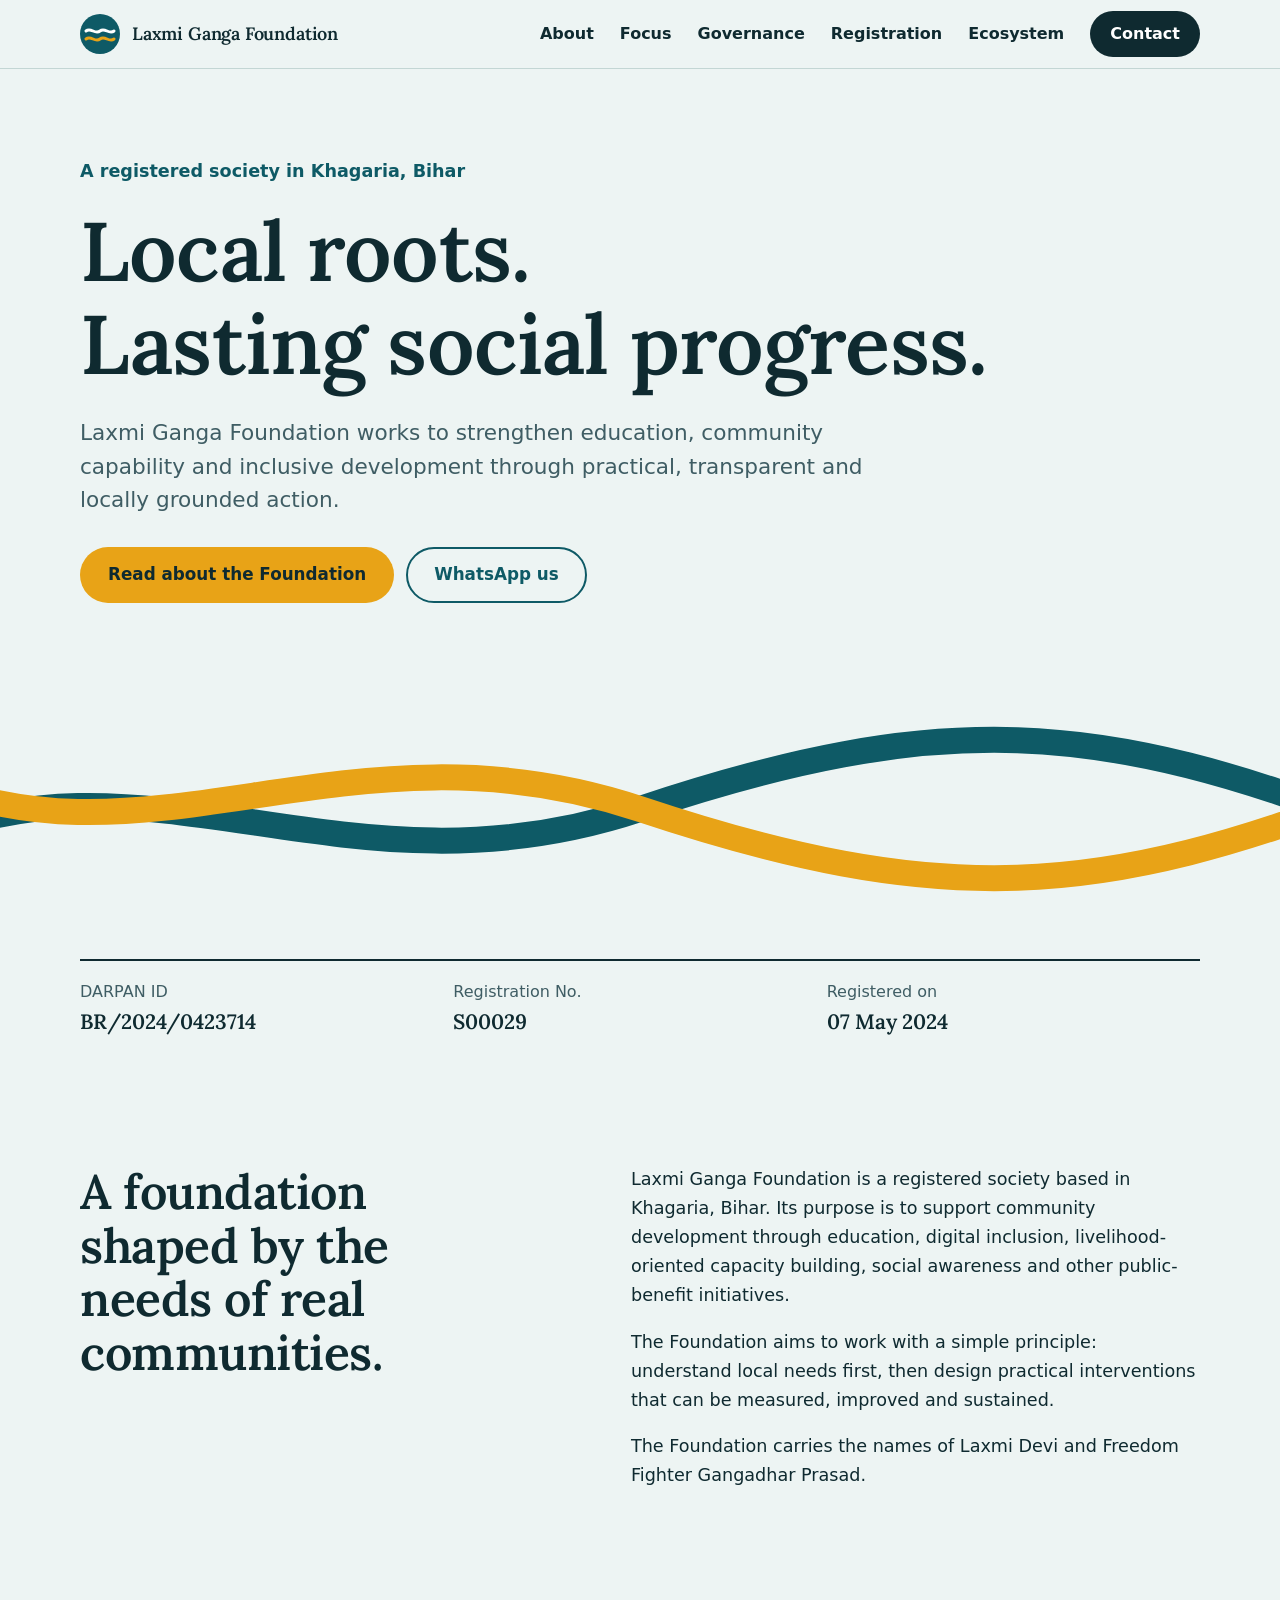
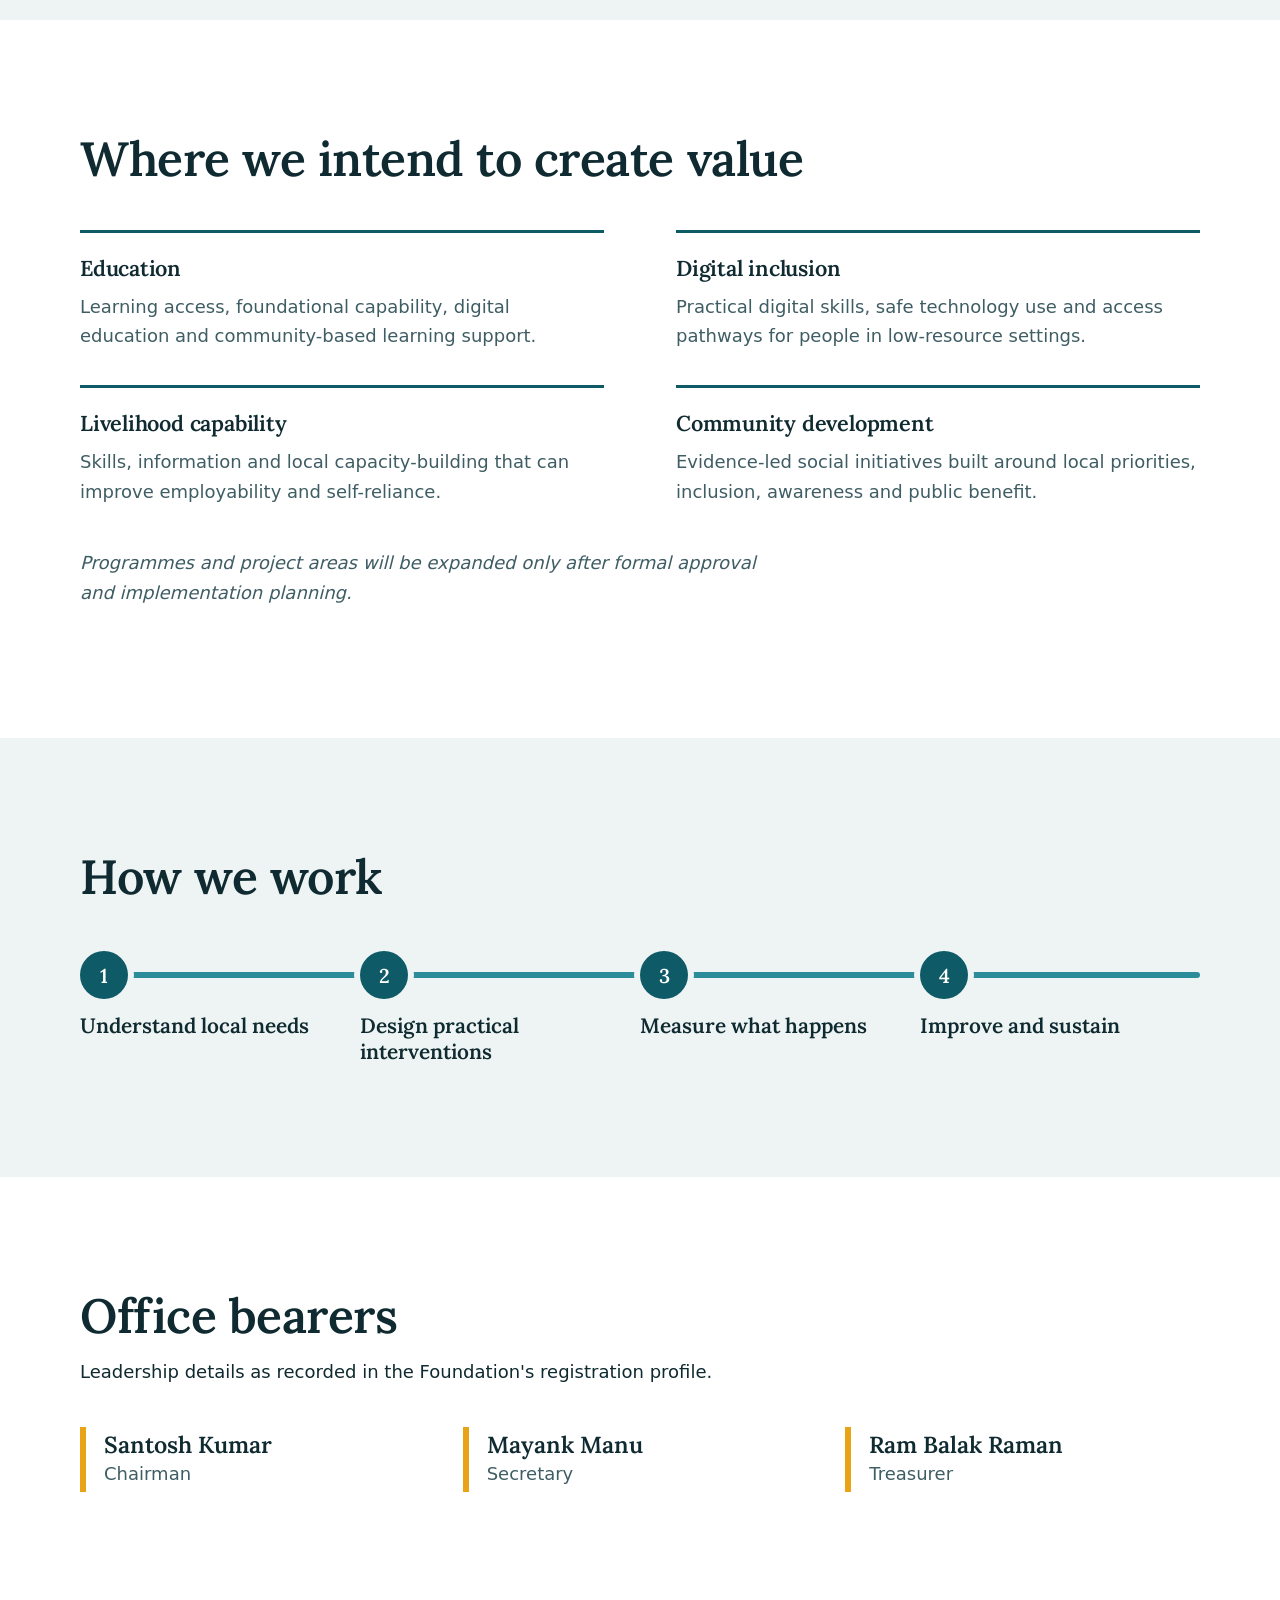
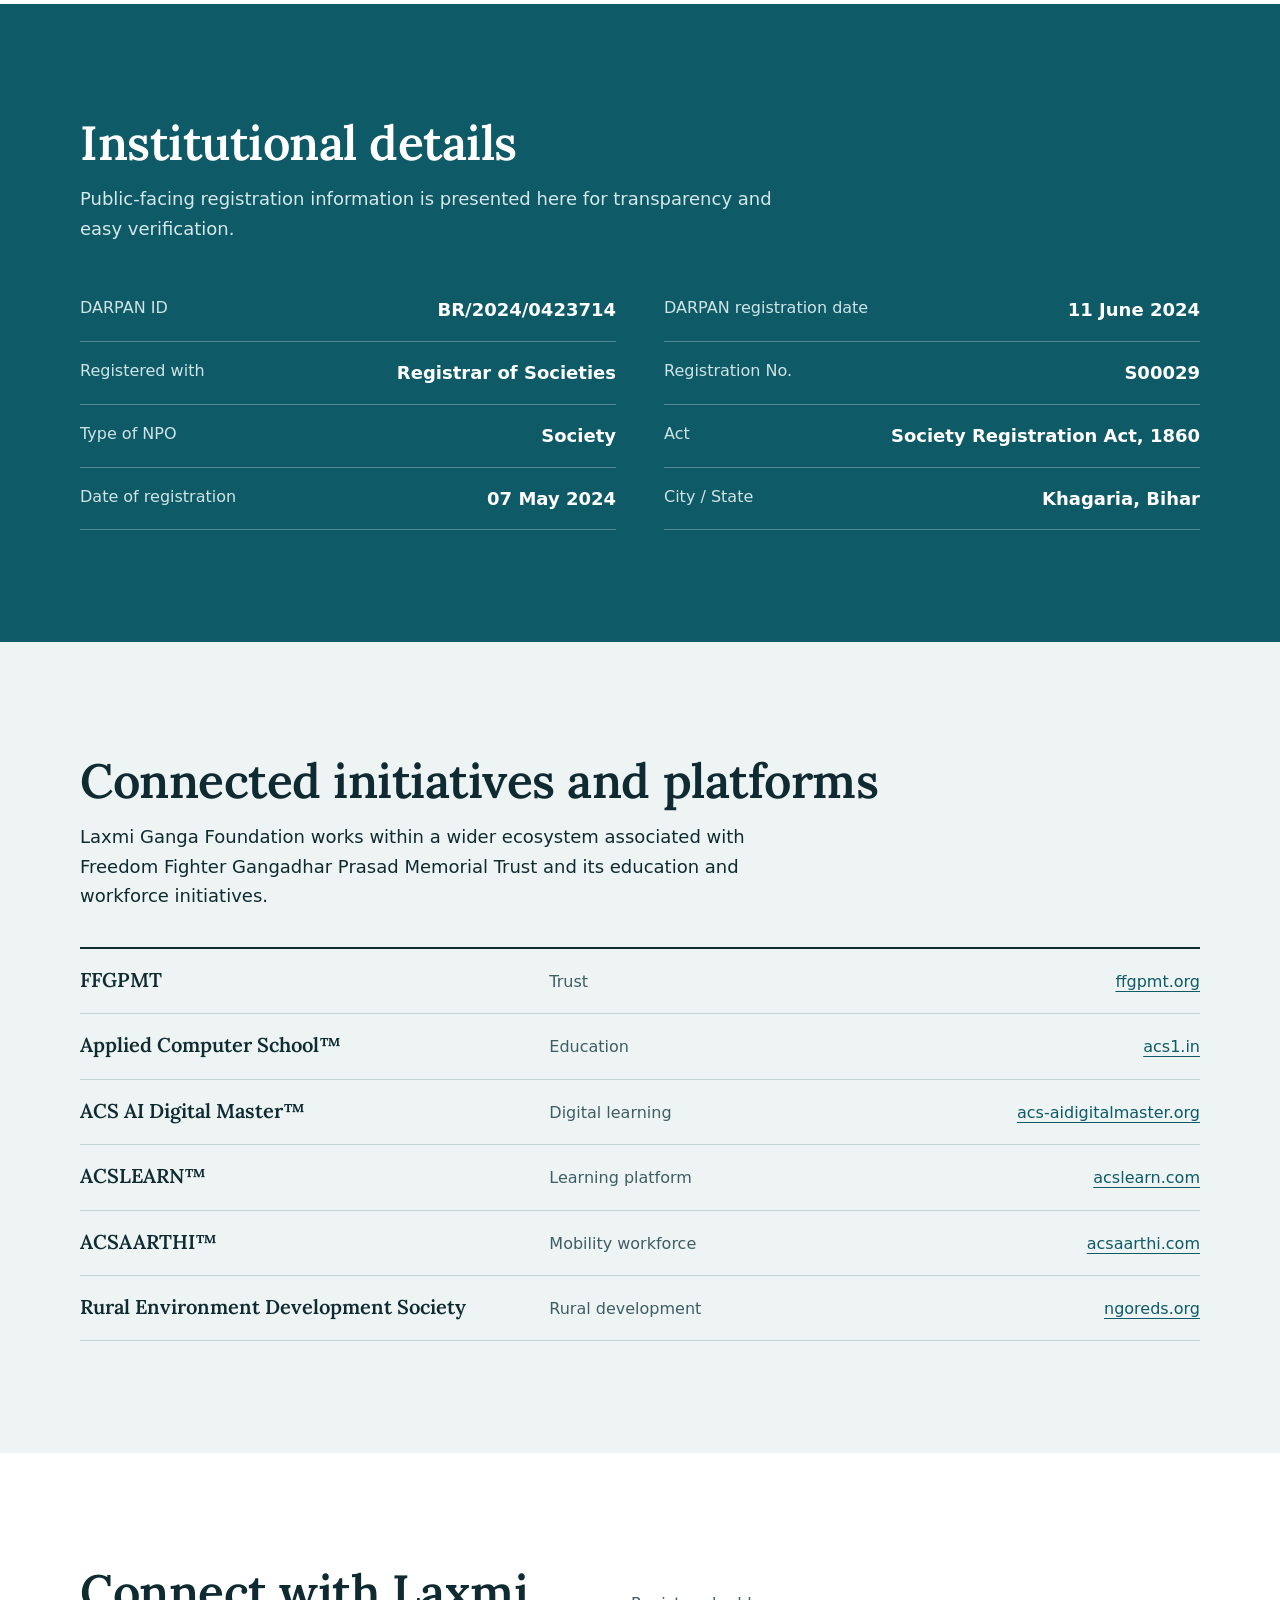
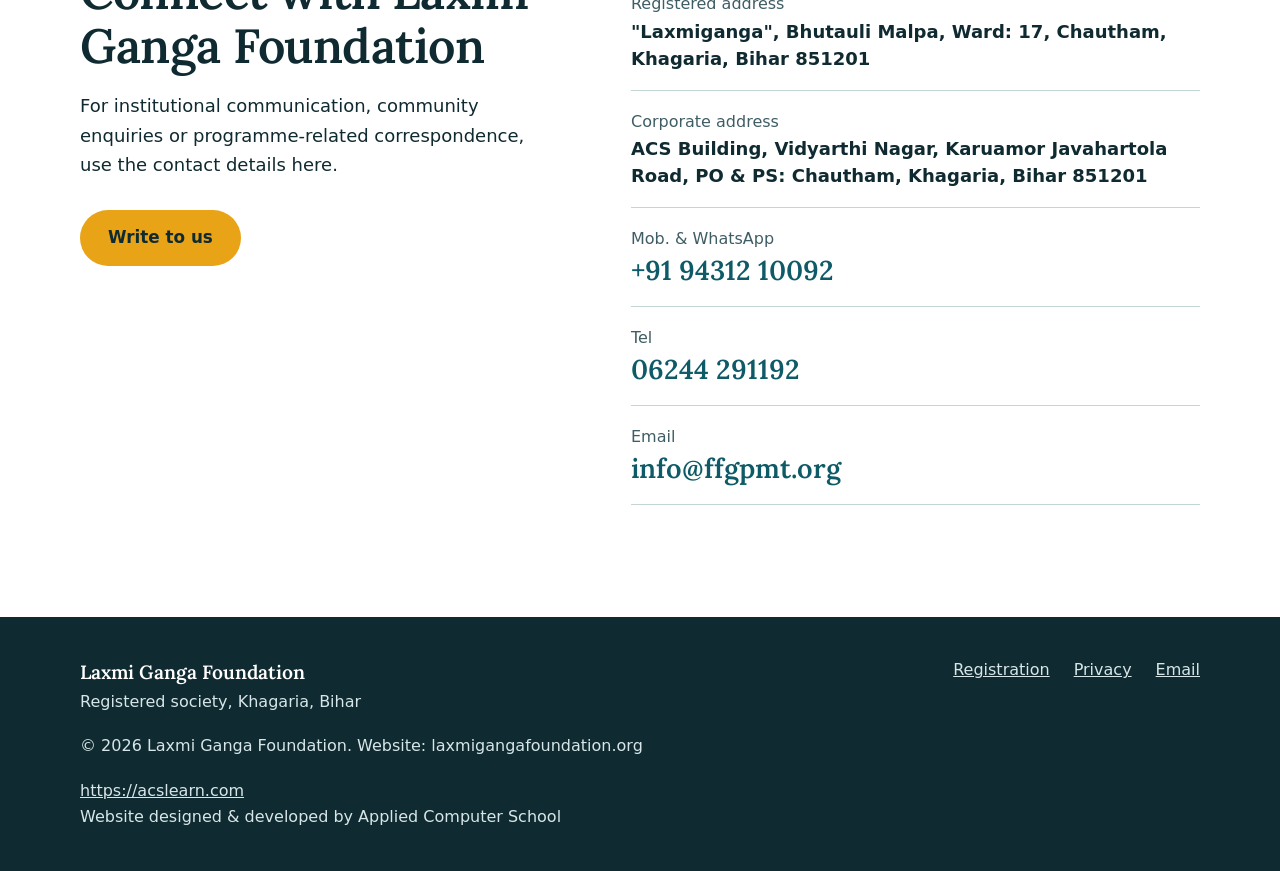
<file: index.html>
<!doctype html>
<html lang="en">
<head>
  <meta charset="utf-8">
  <meta name="viewport" content="width=device-width, initial-scale=1">
  <title>Laxmi Ganga Foundation | Community Development, Education &amp; Social Progress</title>
  <meta name="description" content="Laxmi Ganga Foundation is a registered society based in Khagaria, Bihar, working for education, community development and inclusive social progress.">
  <link rel="canonical" href="https://laxmigangafoundation.org/">
  <meta name="theme-color" content="#0E5A66">
  <meta property="og:type" content="website">
  <meta property="og:title" content="Laxmi Ganga Foundation">
  <meta property="og:description" content="Rooted in Khagaria. Working for education, community development and inclusive social progress.">
  <meta property="og:url" content="https://laxmigangafoundation.org/">
  <meta property="og:image" content="https://laxmigangafoundation.org/assets/og-card.png">
  <meta name="twitter:card" content="summary_large_image">
  <link rel="icon" href="data:image/svg+xml,%3Csvg%20viewBox='0%200%2040%2040'%20xmlns='http://www.w3.org/2000/svg'%3E%3Ccircle%20cx='20'%20cy='20'%20r='20'%20fill='%230E5A66'/%3E%3Cpath%20d='M6%2017c5-4%209%204%2014%200s9%204%2014%200'%20fill='none'%20stroke='%23fff'%20stroke-width='3'%20stroke-linecap='round'/%3E%3Cpath%20d='M6%2025c5-4%209%204%2014%200s9%204%2014%200'%20fill='none'%20stroke='%23E8A317'%20stroke-width='3'%20stroke-linecap='round'/%3E%3C/svg%3E">
  <link rel="preload" href="lgf-display.woff" as="font" type="font/woff" crossorigin>
  <script type="application/ld+json">
  {
    "@context":"https://schema.org",
    "@type":"NGO",
    "name":"Laxmi Ganga Foundation",
    "url":"https://laxmigangafoundation.org/",
    "email":"info@ffgpmt.org",
    "telephone":"+91-9431210092",
    "address":{
      "@type":"PostalAddress",
      "streetAddress":"Laxmiganga, Bhutauli Malpa, Ward: 17, Chautham",
      "addressLocality":"Khagaria",
      "addressRegion":"Bihar",
      "postalCode":"851201",
      "addressCountry":"IN"
    }
  }
  </script>
  <style>
    @font-face{font-family:"LGF Display";src:url("lgf-display.woff") format("woff");font-weight:600;font-display:swap}
    :root{--ink:#0F2A30;--river:#0E5A66;--water:#2B8C9A;--bg:#EDF4F3;--bar:#EDF4F3;--accent:#E8A317;--line:#c3d6d4;--rule:#c3d6d4;--muted:#3f5d64;--display:"LGF Display",Georgia,"Noto Serif",serif}
    *{box-sizing:border-box}
    html{scroll-behavior:smooth;-webkit-text-size-adjust:100%}
    body{margin:0;background:var(--bg);color:var(--ink);font:18px/1.65 system-ui,-apple-system,"Segoe UI",Roboto,"Noto Sans",Arial,sans-serif;-webkit-font-smoothing:antialiased}
    h1,h2,h3{font-family:var(--display);line-height:1.12;margin:0}
    h1{font-size:clamp(2.4rem,8.4vw,5.2rem)}
    h2{font-size:clamp(1.85rem,4.8vw,3rem)}
    h3{font-size:1.35rem;line-height:1.25}
    p{margin:0 0 1em;max-width:62ch}
    a{color:inherit}
    img,svg{display:block;max-width:100%}
    :focus-visible{outline:3px solid var(--accent);outline-offset:3px;border-radius:4px}
    .wrap{width:min(1120px,100% - 40px);margin-inline:auto}
    .skip{position:absolute;left:-999px;top:0;background:var(--ink);color:#fff;padding:12px 16px;z-index:99}
    .skip:focus{left:8px;top:8px}
    .top{position:sticky;top:0;z-index:40;background:var(--bar);border-bottom:1px solid var(--line)}
    .top .wrap{display:flex;align-items:center;justify-content:space-between;gap:16px;min-height:68px}
    .brand{display:flex;align-items:center;gap:12px;text-decoration:none;min-width:0}
    .brand svg{width:40px;height:40px;flex:0 0 40px}
    .brand b{font-family:var(--display);font-size:1.12rem;line-height:1.15}
    .menu{display:none;font:inherit;font-size:1rem;font-weight:700;color:var(--ink);background:none;border:2px solid var(--ink);border-radius:999px;padding:8px 16px}
    .nav{display:flex;align-items:center;gap:26px}
    .nav a{text-decoration:none;font-size:1rem;font-weight:600}
    .nav a:hover{text-decoration:underline;text-underline-offset:6px;text-decoration-thickness:2px}
    .btn{display:inline-flex;align-items:center;justify-content:center;min-height:54px;padding:12px 26px;border-radius:999px;font-weight:700;font-size:1.05rem;text-decoration:none;border:2px solid transparent}
    .actions{display:flex;flex-wrap:wrap;gap:12px;margin-top:30px}
    section{padding:clamp(56px,9vw,112px) 0}
    .split{display:grid;grid-template-columns:minmax(0,5fr) minmax(0,6fr);gap:clamp(24px,6vw,80px);align-items:start}
    .facts{display:grid;grid-template-columns:repeat(var(--factcols,3),minmax(0,1fr));gap:0;margin:0}
    .facts div{padding:18px 20px 18px 0}
    .facts dt{font-size:1rem}
    .facts dd{margin:4px 0 0;font-family:var(--display);font-size:1.3rem;line-height:1.25;overflow-wrap:anywhere}
    .ledger{margin:0;display:grid;grid-template-columns:1fr 1fr;column-gap:48px}
    .ledger div{display:flex;justify-content:space-between;gap:20px;padding:16px 0;border-bottom:1px solid var(--rule)}
    .ledger dt{font-size:1rem}
    .ledger dd{margin:0;font-weight:700;text-align:right;overflow-wrap:anywhere}
    .eco{list-style:none;margin:36px 0 0;padding:0;border-top:2px solid var(--ink)}
    .eco a{display:grid;grid-template-columns:minmax(0,5fr) minmax(0,3fr) minmax(0,4fr);gap:16px;align-items:baseline;padding:18px 0;border-bottom:1px solid var(--line);text-decoration:none}
    .eco strong{font-family:var(--display);font-size:1.25rem;line-height:1.25}
    .eco span{font-size:1rem}
    .eco em{font-style:normal;font-size:1rem;text-align:right;text-decoration:underline;text-underline-offset:4px;overflow-wrap:anywhere}
    .eco a:hover strong{text-decoration:underline;text-underline-offset:5px;text-decoration-thickness:2px}
    .reach{display:grid;gap:0;margin-top:8px}
    .reach a,.reach div{display:block;padding:18px 0;border-bottom:1px solid var(--rule);text-decoration:none}
    .reach small{display:block;font-size:1rem}
    .reach b{font-family:var(--display);font-size:clamp(1.25rem,4.4vw,1.7rem);line-height:1.3;overflow-wrap:anywhere}
    .reach address{font-style:normal;font-weight:700;line-height:1.5}
    footer{padding:40px 0;font-size:1rem}
    footer .wrap{display:flex;flex-wrap:wrap;justify-content:space-between;gap:18px 40px}
    footer nav{display:flex;flex-wrap:wrap;gap:8px 24px}
    footer p{margin:0}
    footer .credit{flex-basis:100%}
    @media (max-width:860px){
      .menu{display:inline-block}
      .nav{display:none;position:absolute;left:0;right:0;top:100%;background:var(--bar);border-bottom:1px solid var(--line);flex-direction:column;align-items:stretch;gap:0;padding:8px 20px 18px}
      .nav.open{display:flex}
      .nav a{padding:14px 0;border-bottom:1px solid var(--line);font-size:1.1rem}
      .split{grid-template-columns:1fr}
      .ledger{grid-template-columns:1fr}
      .eco a{grid-template-columns:1fr;gap:2px}
      .eco em{text-align:left}
    }
    @media (max-width:600px){
      .facts{grid-template-columns:1fr}
      .facts div{padding:14px 0;border-bottom:1px solid var(--rule)}
      .btn{width:100%}
      .brand b{font-size:1rem}
    }
    @media (prefers-reduced-motion:reduce){html{scroll-behavior:auto}*{animation:none!important}}
    h1,h2,h3,.brand b{font-weight:600;letter-spacing:-.01em}
    .btn.solid{background:var(--accent);color:var(--ink)}
    .btn.solid:hover{background:#f3b53a}
    .btn.line{border-color:var(--river);color:var(--river)}
    .btn.line:hover{background:#dfecea}
    .nav .go{background:var(--ink);color:#fff;padding:10px 20px;border-radius:999px}
    .hero{padding:clamp(40px,7vw,88px) 0 0}
    .where{font-size:1.1rem;color:var(--river);font-weight:700;margin:0 0 18px}
    .lede{font-size:clamp(1.12rem,2.6vw,1.35rem);line-height:1.55;margin-top:26px;color:var(--muted)}
    .river{width:100%;height:clamp(150px,26vw,300px);margin-top:clamp(28px,5vw,56px)}
    .river path{fill:none;stroke-linecap:round;stroke-dasharray:1;stroke-dashoffset:1;animation:flow 2.2s cubic-bezier(.4,0,.2,1) forwards}
    .river path:nth-child(2){animation-delay:.25s}
    @keyframes flow{to{stroke-dashoffset:0}}
    .hero .facts{border-top:2px solid var(--ink)}
    .hero .facts dt{color:var(--muted)}
    .about h2{max-width:14ch}
    .about p{font-size:1.1rem}
    .focus{background:#fff}
    .focus ul{list-style:none;margin:44px 0 0;padding:0;display:grid;grid-template-columns:1fr 1fr;gap:0 clamp(28px,6vw,72px)}
    .focus li{border-top:3px solid var(--river);padding:22px 0 34px}
    .focus li p{margin:10px 0 0;color:var(--muted)}
    .note{margin-top:8px;color:var(--muted);font-style:italic}
    .way ol{list-style:none;margin:48px 0 0;padding:0;display:grid;grid-template-columns:repeat(4,1fr);counter-reset:s;position:relative}
    .way ol:before{content:"";position:absolute;left:0;right:0;top:21px;height:6px;border-radius:3px;background:var(--water)}
    .way li{counter-increment:s;position:relative;padding:62px 18px 0 0;font-family:var(--display);font-weight:600;font-size:1.3rem;line-height:1.25}
    .way li:before{content:counter(s);position:absolute;left:0;top:0;width:48px;height:48px;border-radius:50%;background:var(--river);color:#fff;display:grid;place-items:center;font-family:var(--display);font-size:1.25rem;box-shadow:0 0 0 6px var(--bg)}
    .gov{background:#fff}
    .people{list-style:none;margin:40px 0 0;padding:0;display:grid;grid-template-columns:repeat(3,1fr);gap:28px}
    .people li{border-left:6px solid var(--accent);padding:4px 0 4px 18px}
    .people b{display:block;font-family:var(--display);font-weight:600;font-size:1.45rem;line-height:1.2}
    .people span{color:var(--muted)}
    .reg{background:var(--river);color:#fff;--rule:rgba(255,255,255,.28)}
    .reg p{color:#d5e8ea}
    .reg .ledger{margin-top:36px}
    .reg .ledger dt{color:#cfe4e6}
    .eco span{color:var(--muted)}
    .eco em{color:var(--river)}
    .contact{background:#fff}
    .reach small{color:var(--muted)}
    .reach a b{color:var(--river)}
    footer{background:var(--ink);color:#d7e6e8}
    footer b{font-family:var(--display);font-weight:600;font-size:1.2rem;color:#fff}
    @media (max-width:860px){
      .focus ul{grid-template-columns:1fr}
      .way ol{grid-template-columns:1fr;gap:26px}
      .way ol:before{left:21px;right:auto;top:0;bottom:0;width:6px;height:auto}
      .way li{padding:8px 0 8px 70px;min-height:48px}
      .people{grid-template-columns:1fr;gap:22px}
    }
  </style>
</head>
<body>
  <a class="skip" href="#main">Skip to content</a>
  <header class="top">
    <div class="wrap">
      <a class="brand" href="#top" aria-label="Laxmi Ganga Foundation home"><svg viewBox="0 0 40 40" aria-hidden="true"><circle cx="20" cy="20" r="20" fill="#0E5A66"/><path d="M6 17c5-4 9 4 14 0s9 4 14 0" fill="none" stroke="#fff" stroke-width="3" stroke-linecap="round"/><path d="M6 25c5-4 9 4 14 0s9 4 14 0" fill="none" stroke="#E8A317" stroke-width="3" stroke-linecap="round"/></svg><b>Laxmi Ganga Foundation</b></a>
      <button class="menu" type="button" aria-expanded="false" aria-controls="nav">Menu</button>
      <nav class="nav" id="nav" aria-label="Primary navigation">
        <a href="#about">About</a>
        <a href="#focus">Focus</a>
        <a href="#governance">Governance</a>
        <a href="#registration">Registration</a>
        <a href="#ecosystem">Ecosystem</a>
        <a class="go" href="#contact">Contact</a>
      </nav>
    </div>
  </header>

  <main id="main">
    <section class="hero" id="top">
      <div class="wrap">
        <p class="where">A registered society in Khagaria, Bihar</p>
        <h1>Local roots.<br>Lasting social progress.</h1>
        <p class="lede">Laxmi Ganga Foundation works to strengthen education, community capability and inclusive development through practical, transparent and locally grounded action.</p>
        <div class="actions">
          <a class="btn solid" href="#about">Read about the Foundation</a>
          <a class="btn line" href="https://wa.me/919431210092" target="_blank" rel="noopener">WhatsApp us</a>
        </div>
      </div>
      <svg class="river" viewBox="0 0 1440 300" preserveAspectRatio="xMidYMid slice" aria-hidden="true">
        <path pathLength="1" d="M-20 190C220 70 420 250 720 150S1180 60 1460 170" stroke="#0E5A66" stroke-width="26"/>
        <path pathLength="1" d="M-20 110C220 230 420 50 720 150S1180 240 1460 130" stroke="#E8A317" stroke-width="26"/>
      </svg>
      <div class="wrap">
        <dl class="facts">
          <div><dt>DARPAN ID</dt><dd>BR/2024/0423714</dd></div>
          <div><dt>Registration No.</dt><dd>S00029</dd></div>
          <div><dt>Registered on</dt><dd>07 May 2024</dd></div>
        </dl>
      </div>
    </section>

    <section class="about" id="about">
      <div class="wrap split">
        <h2>A foundation shaped by the needs of real communities.</h2>
        <div>
          <p>Laxmi Ganga Foundation is a registered society based in Khagaria, Bihar. Its purpose is to support community development through education, digital inclusion, livelihood-oriented capacity building, social awareness and other public-benefit initiatives.</p>
          <p>The Foundation aims to work with a simple principle: understand local needs first, then design practical interventions that can be measured, improved and sustained.</p>
          <p>The Foundation carries the names of Laxmi Devi and Freedom Fighter Gangadhar Prasad.</p>
        </div>
      </div>
    </section>

    <section class="focus" id="focus">
      <div class="wrap">
        <h2>Where we intend to create value</h2>
        <ul>
          <li><h3>Education</h3><p>Learning access, foundational capability, digital education and community-based learning support.</p></li>
          <li><h3>Digital inclusion</h3><p>Practical digital skills, safe technology use and access pathways for people in low-resource settings.</p></li>
          <li><h3>Livelihood capability</h3><p>Skills, information and local capacity-building that can improve employability and self-reliance.</p></li>
          <li><h3>Community development</h3><p>Evidence-led social initiatives built around local priorities, inclusion, awareness and public benefit.</p></li>
        </ul>
        <p class="note">Programmes and project areas will be expanded only after formal approval and implementation planning.</p>
      </div>
    </section>

    <section class="way">
      <div class="wrap">
        <h2>How we work</h2>
        <ol>
          <li>Understand local needs</li>
          <li>Design practical interventions</li>
          <li>Measure what happens</li>
          <li>Improve and sustain</li>
        </ol>
      </div>
    </section>

    <section class="gov" id="governance">
      <div class="wrap">
        <h2>Office bearers</h2>
        <p style="margin-top:14px">Leadership details as recorded in the Foundation's registration profile.</p>
        <ul class="people">
          <li><b>Santosh Kumar</b><span>Chairman</span></li>
          <li><b>Mayank Manu</b><span>Secretary</span></li>
          <li><b>Ram Balak Raman</b><span>Treasurer</span></li>
        </ul>
      </div>
    </section>

    <section class="reg" id="registration">
      <div class="wrap">
        <h2>Institutional details</h2>
        <p style="margin-top:14px">Public-facing registration information is presented here for transparency and easy verification.</p>
        <dl class="ledger">
          <div><dt>DARPAN ID</dt><dd>BR/2024/0423714</dd></div>
          <div><dt>DARPAN registration date</dt><dd>11 June 2024</dd></div>
          <div><dt>Registered with</dt><dd>Registrar of Societies</dd></div>
          <div><dt>Registration No.</dt><dd>S00029</dd></div>
          <div><dt>Type of NPO</dt><dd>Society</dd></div>
          <div><dt>Act</dt><dd>Society Registration Act, 1860</dd></div>
          <div><dt>Date of registration</dt><dd>07 May 2024</dd></div>
          <div><dt>City / State</dt><dd>Khagaria, Bihar</dd></div>
        </dl>
      </div>
    </section>

    <section id="ecosystem">
      <div class="wrap">
        <h2>Connected initiatives and platforms</h2>
        <p style="margin-top:14px">Laxmi Ganga Foundation works within a wider ecosystem associated with Freedom Fighter Gangadhar Prasad Memorial Trust and its education and workforce initiatives.</p>
        <ul class="eco">
          <li><a href="https://ffgpmt.org/" target="_blank" rel="noopener"><strong>FFGPMT</strong><span>Trust</span><em>ffgpmt.org</em></a></li>
          <li><a href="https://acs1.in/" target="_blank" rel="noopener"><strong>Applied Computer School™</strong><span>Education</span><em>acs1.in</em></a></li>
          <li><a href="https://acs-aidigitalmaster.org/" target="_blank" rel="noopener"><strong>ACS AI Digital Master™</strong><span>Digital learning</span><em>acs-aidigitalmaster.org</em></a></li>
          <li><a href="https://acslearn.com/" target="_blank" rel="noopener"><strong>ACSLEARN™</strong><span>Learning platform</span><em>acslearn.com</em></a></li>
          <li><a href="https://acsaarthi.com/" target="_blank" rel="noopener"><strong>ACSAARTHI™</strong><span>Mobility workforce</span><em>acsaarthi.com</em></a></li>
          <li><a href="https://ngoreds.org/" target="_blank" rel="noopener"><strong>Rural Environment Development Society</strong><span>Rural development</span><em>ngoreds.org</em></a></li>
        </ul>
      </div>
    </section>

    <section class="contact" id="contact">
      <div class="wrap split">
        <div>
          <h2>Connect with Laxmi Ganga Foundation</h2>
          <p style="margin-top:18px">For institutional communication, community enquiries or programme-related correspondence, use the contact details here.</p>
          <div class="actions"><a class="btn solid" href="mailto:info@ffgpmt.org">Write to us</a></div>
        </div>
        <div class="reach">
          <div><small>Registered address</small><address>&quot;Laxmiganga&quot;, Bhutauli Malpa, Ward: 17, Chautham, Khagaria, Bihar 851201</address></div>
          <div><small>Corporate address</small><address>ACS Building, Vidyarthi Nagar, Karuamor Javahartola Road, PO &amp; PS: Chautham, Khagaria, Bihar 851201</address></div>
          <a href="tel:+919431210092"><small>Mob. &amp; WhatsApp</small><b>+91 94312 10092</b></a>
          <a href="tel:+916244291192"><small>Tel</small><b>06244 291192</b></a>
          <a href="mailto:info@ffgpmt.org"><small>Email</small><b>info@ffgpmt.org</b></a>
        </div>
      </div>
    </section>
  </main>

  <footer>
    <div class="wrap">
      <div><b>Laxmi Ganga Foundation</b><p>Registered society, Khagaria, Bihar</p></div>
      <nav aria-label="Footer"><a href="#registration">Registration</a><a href="privacy.html">Privacy</a><a href="mailto:info@ffgpmt.org">Email</a></nav>
      <p>© <span id="year">2026</span> Laxmi Ganga Foundation. Website: laxmigangafoundation.org</p>
      <p class="credit"><a href="https://acslearn.com/" target="_blank" rel="noopener">https://acslearn.com</a><br>Website designed &amp; developed by Applied Computer School</p>
    </div>
  </footer>
  <script>
    (function(){
      var b=document.querySelector('.menu'),n=document.getElementById('nav');
      b.addEventListener('click',function(){var o=n.classList.toggle('open');b.setAttribute('aria-expanded',String(o));b.textContent=o?'Close':'Menu';});
      n.addEventListener('click',function(e){if(e.target.tagName==='A'){n.classList.remove('open');b.setAttribute('aria-expanded','false');b.textContent='Menu';}});
      document.getElementById('year').textContent=new Date().getFullYear();
    })();
  </script>
</body>
</html>
</file>
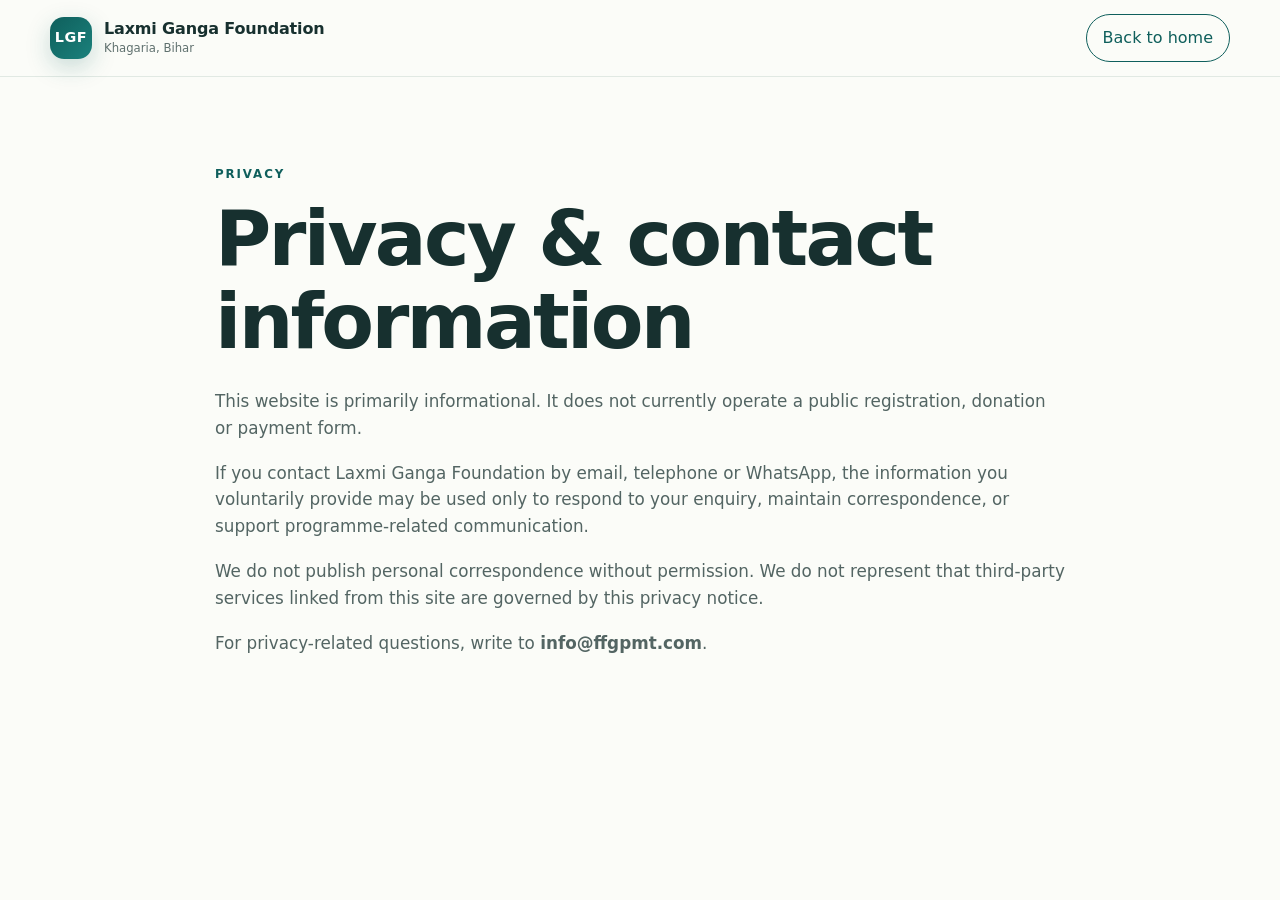
<file: privacy.html>
<!doctype html>
<html lang="en">
<head>
  <meta charset="utf-8">
  <meta name="viewport" content="width=device-width, initial-scale=1">
  <title>Privacy | Laxmi Ganga Foundation</title>
  <meta name="description" content="Privacy information for Laxmi Ganga Foundation.">
  <link rel="canonical" href="https://laxmigangafoundation.org/privacy.html">
  <link rel="stylesheet" href="styles.css">
</head>
<body>
  <header class="site-header">
    <div class="container nav-wrap">
      <a class="brand" href="/">
        <span class="brand-mark">LGF</span>
        <span class="brand-text"><strong>Laxmi Ganga Foundation</strong><small>Khagaria, Bihar</small></span>
      </a>
      <a class="nav-cta" href="/">Back to home</a>
    </div>
  </header>
  <main>
    <section class="section">
      <div class="container" style="max-width:850px">
        <p class="eyebrow">Privacy</p>
        <h1 style="font-size:clamp(2.6rem,6vw,5rem)">Privacy & contact information</h1>
        <div class="prose">
          <p>This website is primarily informational. It does not currently operate a public registration, donation or payment form.</p>
          <p>If you contact Laxmi Ganga Foundation by email, telephone or WhatsApp, the information you voluntarily provide may be used only to respond to your enquiry, maintain correspondence, or support programme-related communication.</p>
          <p>We do not publish personal correspondence without permission. We do not represent that third-party services linked from this site are governed by this privacy notice.</p>
          <p>For privacy-related questions, write to <a href="mailto:info@ffgpmt.com"><strong>info@ffgpmt.com</strong></a>.</p>
        </div>
      </div>
    </section>
  </main>
</body>
</html>
</file>
<file: styles.css>
:root{
  --ink:#17302f;
  --muted:#60716f;
  --paper:#fbfcf8;
  --soft:#f1f6f2;
  --deep:#0f5f5c;
  --deep-2:#0a4745;
  --gold:#d8a64a;
  --gold-2:#f2d79e;
  --line:#dbe5df;
  --white:#ffffff;
  --shadow:0 20px 60px rgba(19,50,47,.10);
  --radius:24px;
  --max:1180px;
}
*{box-sizing:border-box}
html{scroll-behavior:smooth}
body{margin:0;background:var(--paper);color:var(--ink);font-family:Inter,ui-sans-serif,system-ui,-apple-system,BlinkMacSystemFont,"Segoe UI",sans-serif;line-height:1.6}
a{color:inherit;text-decoration:none}
img{max-width:100%;display:block}
.container{width:min(var(--max),calc(100% - 32px));margin-inline:auto}
.skip-link{position:absolute;left:-999px;top:8px;background:#fff;padding:10px 14px;border-radius:8px;z-index:999}
.skip-link:focus{left:8px}
.site-header{position:sticky;top:0;z-index:50;background:rgba(251,252,248,.92);backdrop-filter:blur(14px);border-bottom:1px solid rgba(219,229,223,.8)}
.nav-wrap{min-height:76px;display:flex;align-items:center;justify-content:space-between;gap:20px}
.brand{display:flex;align-items:center;gap:12px}
.brand-mark{width:42px;height:42px;display:grid;place-items:center;border-radius:14px;background:linear-gradient(135deg,var(--deep),#1b817c);color:#fff;font-weight:800;letter-spacing:.04em;font-size:.9rem;box-shadow:0 8px 24px rgba(15,95,92,.22)}
.brand-text{display:flex;flex-direction:column;line-height:1.15}
.brand-text strong{font-size:1rem;letter-spacing:-.01em}
.brand-text small{margin-top:4px;color:var(--muted);font-size:.73rem}
.site-nav{display:flex;align-items:center;gap:22px;font-size:.92rem;font-weight:650}
.site-nav a{color:#415553}
.site-nav a:hover{color:var(--deep)}
.nav-cta{padding:10px 16px;border:1px solid var(--deep);border-radius:999px;color:var(--deep)!important}
.menu-btn{display:none;border:1px solid var(--line);background:#fff;border-radius:10px;padding:8px 12px;font-weight:700}
.hero{position:relative;overflow:hidden;padding:92px 0 70px;background:
  radial-gradient(circle at 85% 15%,rgba(216,166,74,.18),transparent 28%),
  linear-gradient(180deg,#fbfcf8 0%,#f4f8f3 100%)}
.hero-grid{display:grid;grid-template-columns:1.2fr .8fr;gap:64px;align-items:center;position:relative;z-index:2}
.eyebrow{text-transform:uppercase;letter-spacing:.16em;font-weight:800;font-size:.74rem;color:var(--deep);margin:0 0 14px}
.eyebrow.light{color:#bde2d8}
h1,h2,h3{margin-top:0;line-height:1.08;letter-spacing:-.035em}
h1{font-size:clamp(3rem,7vw,6.4rem);margin-bottom:24px;max-width:900px}
h1 span{color:var(--deep)}
h2{font-size:clamp(2rem,4.4vw,3.8rem);margin-bottom:18px}
h3{font-size:1.2rem;margin-bottom:10px}
.hero-copy{font-size:1.18rem;color:#526563;max-width:720px;margin:0 0 28px}
.hero-actions{display:flex;flex-wrap:wrap;gap:12px;margin-bottom:32px}
.btn{display:inline-flex;align-items:center;justify-content:center;padding:13px 20px;border-radius:999px;font-weight:800;border:1px solid transparent;transition:.2s ease}
.btn:hover{transform:translateY(-1px)}
.btn.primary{background:var(--deep);color:#fff;box-shadow:0 12px 28px rgba(15,95,92,.20)}
.btn.ghost{border-color:#a9b9b4;background:rgba(255,255,255,.7)}
.trust-strip{display:flex;flex-wrap:wrap;gap:10px}
.trust-strip span{font-size:.78rem;background:#fff;border:1px solid var(--line);padding:9px 12px;border-radius:999px;color:#5b6a67}
.trust-strip b{color:var(--ink);margin-right:4px}
.hero-card{background:#fff;border:1px solid var(--line);border-radius:30px;padding:28px;box-shadow:var(--shadow)}
.hero-card-top{display:flex;justify-content:space-between;align-items:center;margin-bottom:20px}
.mini-label{font-size:.72rem;text-transform:uppercase;letter-spacing:.14em;color:var(--muted);font-weight:800}
.status-dot{font-size:.8rem;font-weight:800;color:#206951;background:#e9f6ef;padding:7px 10px;border-radius:999px}
.hero-card p{color:var(--muted)}
.facts{margin:24px 0 0;border-top:1px solid var(--line)}
.facts div{display:flex;justify-content:space-between;gap:20px;padding:14px 0;border-bottom:1px solid var(--line)}
.facts dt{color:var(--muted);font-size:.88rem}
.facts dd{margin:0;text-align:right;font-weight:800;font-size:.9rem}
.river{position:absolute;border-radius:50%;filter:blur(.1px);opacity:.45}
.river-a{width:780px;height:220px;right:-250px;bottom:-120px;border:28px solid rgba(15,95,92,.16);transform:rotate(-8deg)}
.river-b{width:620px;height:190px;right:-110px;bottom:-140px;border:18px solid rgba(216,166,74,.19);transform:rotate(7deg)}
.section{padding:88px 0}
.section.soft{background:var(--soft);border-top:1px solid var(--line);border-bottom:1px solid var(--line)}
.section.deep{background:linear-gradient(135deg,var(--deep-2),var(--deep));color:#fff}
.split{display:grid;grid-template-columns:.85fr 1.15fr;gap:70px;align-items:start}
.prose{font-size:1.05rem;color:#536563}
.prose p{margin-top:0;margin-bottom:18px}
.cards{display:grid;gap:18px;margin-top:34px}
.cards.four{grid-template-columns:repeat(4,1fr)}
.card{background:#fff;border:1px solid var(--line);border-radius:22px;padding:24px;box-shadow:0 12px 30px rgba(17,47,44,.05)}
.card p{color:var(--muted);margin-bottom:0;font-size:.95rem}
.icon{display:inline-grid;place-items:center;width:42px;height:42px;border-radius:12px;background:#eaf3ef;color:var(--deep);font-weight:900;font-size:.82rem;margin-bottom:30px}
.scope-note{font-size:.78rem;color:var(--muted);margin:20px 0 0}
.section-head{display:flex;justify-content:space-between;gap:30px;align-items:end;margin-bottom:30px}
.section-head p{max-width:520px;color:var(--muted);margin:0}
.people{display:grid;grid-template-columns:repeat(3,1fr);gap:18px}
.person{display:flex;align-items:center;gap:16px;border:1px solid var(--line);border-radius:20px;background:#fff;padding:20px}
.avatar{width:52px;height:52px;border-radius:50%;display:grid;place-items:center;background:var(--deep);color:#fff;font-weight:900}
.person h3{margin:0 0 4px}
.person p{margin:0;color:var(--muted)}
.registration-grid{display:grid;grid-template-columns:.75fr 1.25fr;gap:70px;align-items:start}
.muted{color:#c7d8d5}
.reg-table{border:1px solid rgba(255,255,255,.22);border-radius:22px;overflow:hidden}
.reg-table div{display:grid;grid-template-columns:1fr 1fr;gap:24px;padding:16px 18px;border-bottom:1px solid rgba(255,255,255,.16)}
.reg-table div:last-child{border-bottom:0}
.reg-table span{color:#c9dbd8}
.reg-table strong{text-align:right}
.ecosystem-intro{max-width:790px;color:var(--muted);font-size:1.03rem}
.ecosystem-grid{display:grid;grid-template-columns:repeat(5,1fr);gap:14px;margin-top:28px}
.ecosystem-card{background:#fff;border:1px solid var(--line);border-radius:18px;padding:20px;display:flex;flex-direction:column;min-height:160px;transition:.2s ease}
.ecosystem-card:hover{transform:translateY(-3px);box-shadow:var(--shadow)}
.tag{font-size:.68rem;text-transform:uppercase;letter-spacing:.1em;color:var(--deep);font-weight:850;margin-bottom:auto}
.ecosystem-card strong{font-size:1rem;line-height:1.25;margin-top:28px}
.ecosystem-card small{color:var(--muted);margin-top:6px}
.contact-grid{display:grid;grid-template-columns:.9fr 1.1fr;gap:70px;align-items:start}
.contact-card{border:1px solid var(--line);border-radius:24px;overflow:hidden;background:#fff;box-shadow:var(--shadow)}
.contact-card>a,.contact-card .address{display:grid;grid-template-columns:150px 1fr;gap:18px;padding:18px 22px;border-bottom:1px solid var(--line)}
.contact-card .address{border-bottom:0}
.contact-card span{color:var(--muted);font-size:.85rem}
.contact-card strong{font-size:.98rem}
.closing{background:var(--gold);padding:34px 0}
.closing .container{display:flex;align-items:center;justify-content:space-between;gap:24px}
.closing p{font-size:1.25rem;font-weight:900;margin:0}
.light-btn{background:#fff;color:#263c39}
.footer{background:#102522;color:#dce8e5;padding:44px 0 24px}
.footer-grid{display:flex;justify-content:space-between;gap:30px}
.footer p{color:#9fb5b0;margin:5px 0 0;font-size:.9rem}
.footer-links{display:flex;gap:20px;font-size:.9rem}
.footer-bottom{display:flex;justify-content:space-between;gap:20px;border-top:1px solid rgba(255,255,255,.10);margin-top:28px;padding-top:18px;color:#8fa6a1;font-size:.78rem}
@media (max-width:980px){
  .site-nav{display:none;position:absolute;top:76px;left:16px;right:16px;background:#fff;border:1px solid var(--line);border-radius:18px;padding:16px;box-shadow:var(--shadow);flex-direction:column;align-items:stretch;gap:4px}
  .site-nav.open{display:flex}
  .site-nav a{padding:10px 12px}
  .menu-btn{display:block}
  .hero-grid,.split,.registration-grid,.contact-grid{grid-template-columns:1fr;gap:34px}
  .cards.four{grid-template-columns:repeat(2,1fr)}
  .ecosystem-grid{grid-template-columns:repeat(2,1fr)}
  .hero{padding-top:64px}
}
@media (max-width:680px){
  .container{width:min(100% - 22px,var(--max))}
  .brand-text small{display:none}
  h1{font-size:3.35rem}
  .section{padding:64px 0}
  .cards.four,.people,.ecosystem-grid{grid-template-columns:1fr}
  .section-head,.closing .container,.footer-grid,.footer-bottom{flex-direction:column;align-items:flex-start}
  .section-head{display:flex}
  .reg-table div{grid-template-columns:1fr;gap:4px}
  .reg-table strong{text-align:left}
  .contact-card>a,.contact-card .address{grid-template-columns:1fr;gap:4px}
  .footer-links{flex-wrap:wrap}
}
@media (prefers-reduced-motion:reduce){
  html{scroll-behavior:auto}
  *{transition:none!important}
}
</file>
